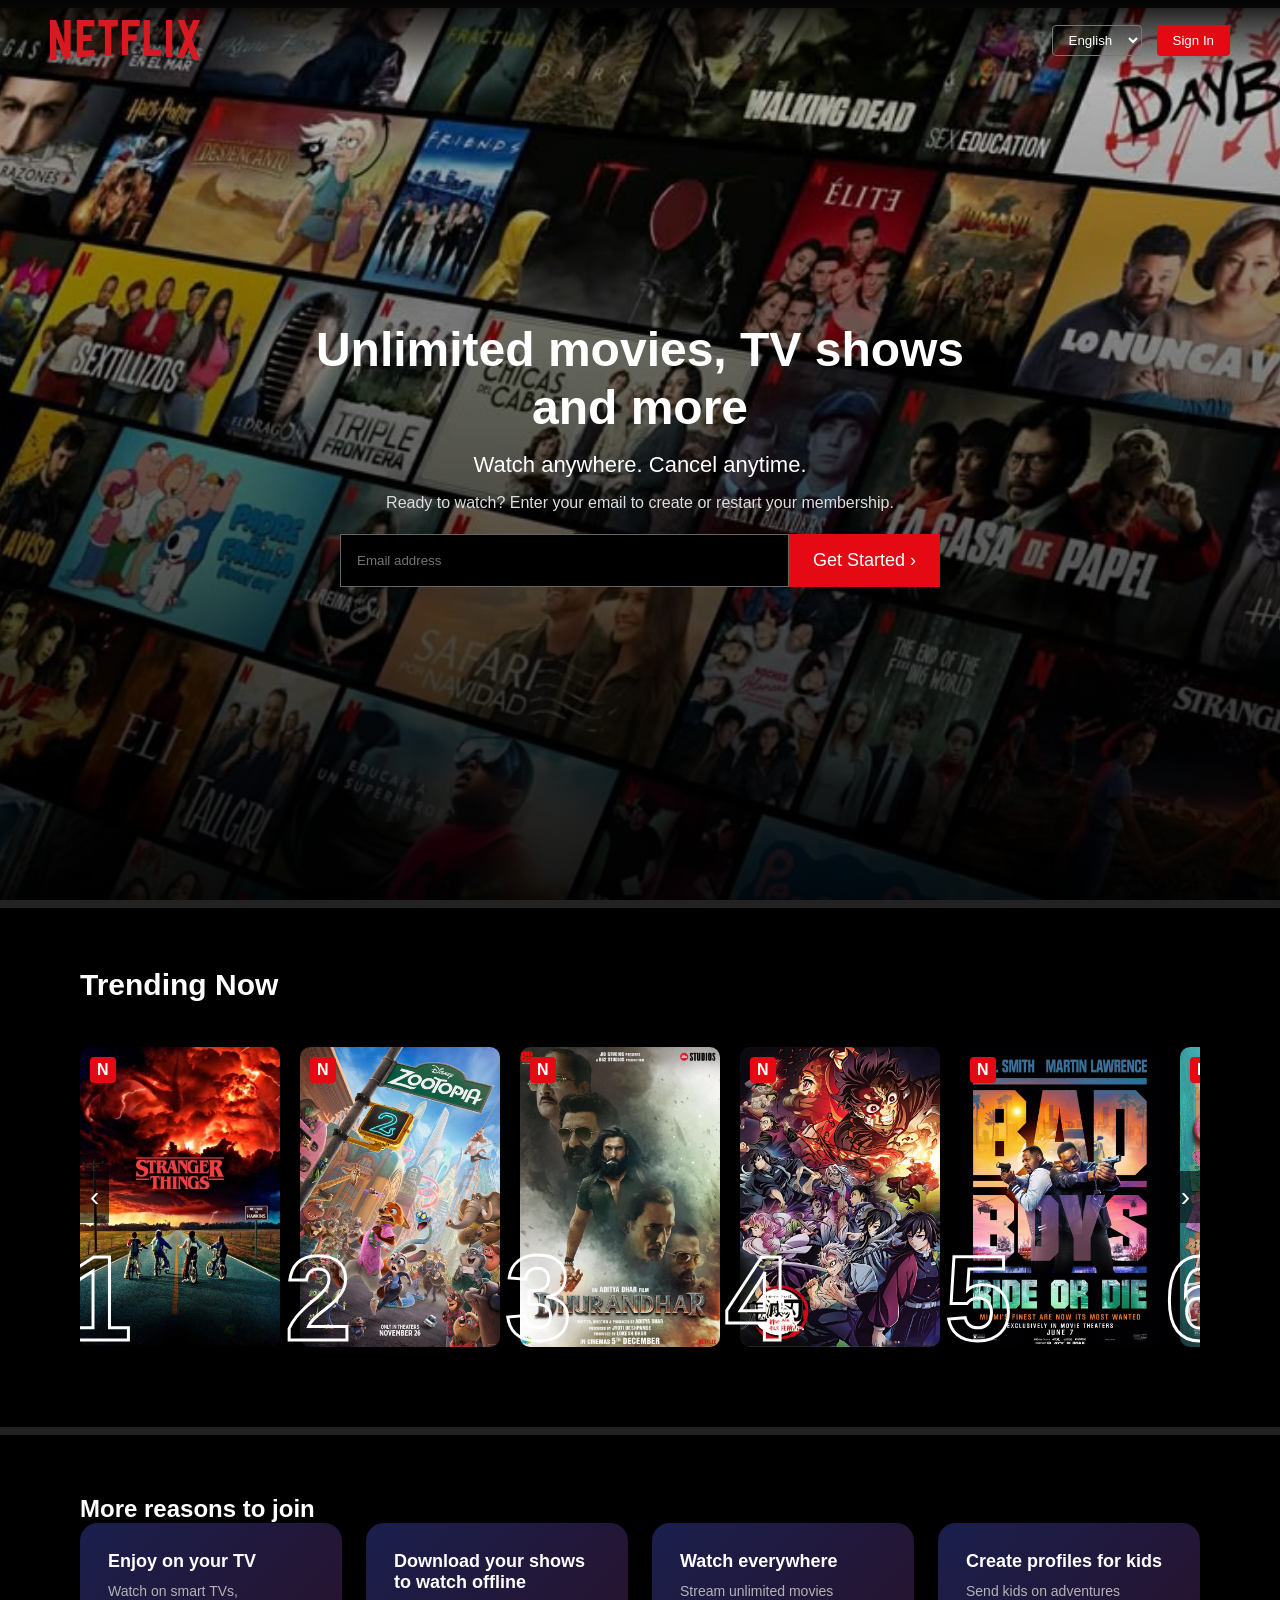
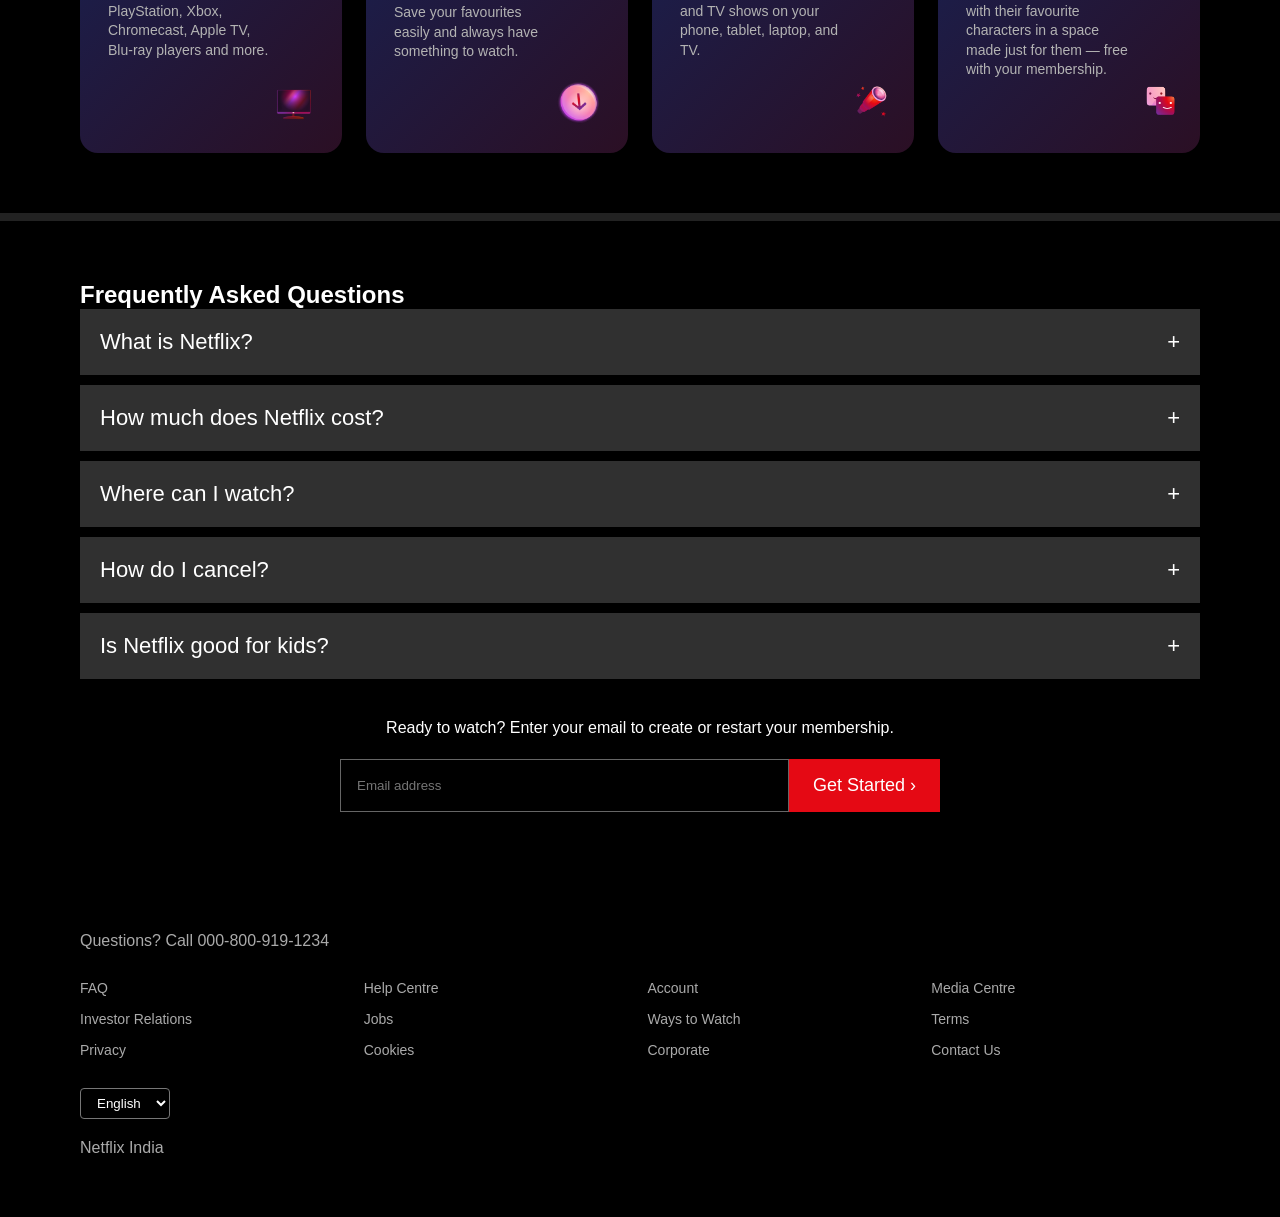
<file: index.html>
<!DOCTYPE html>
<html lang="en">
<head>
    <meta charset="UTF-8">
    <meta name="viewport" content="width=device-width, initial-scale=1.0">
    <title>Netflix India – Watch TV Shows Online</title>
<link rel="stylesheet" href="p1.css">
</head>

<body>
    
<section class="hero">
    <nav>
        <img src="n2.png" class="logo">
        <div class="nav-right">
            <select>
                <option>English</option>
                <option>हिन्दी</option>
            </select>
            <button class="signin">Sign In</button>
        </div>
    </nav>

    <div class="hero-text">
        <h1>Unlimited movies, TV shows and more</h1>
        <h2>Watch anywhere. Cancel anytime.</h2>
        <p>Ready to watch? Enter your email to create or restart your membership.</p>

        <div class="email-box">
            <input type="email" placeholder="Email address">
            <button>Get Started ›</button>
        </div>
    </div>
</section>

<!-- ================= TRENDING (UPGRADED) ================= -->
<section class="trending">
    <h2>Trending Now</h2>

    <div class="slider">
        <button class="scroll-btn left" onclick="scrollRow(this,-1)">‹</button>

        <div class="row">

            <div class="poster" data-trailer="https://www.youtube.com/embed/b9EkMc79ZSU">
                <span class="rank">1</span>
                <span class="netflix">N</span>
                <img src="stranger.jpg">
            </div>

            <div class="poster" data-trailer="https://www.youtube.com/embed/jYC1tLw8Zy8">
                <span class="rank">2</span>
                <span class="netflix">N</span>
                <img src="Zootopia2.jpg">
            </div>

            <div class="poster" data-trailer="https://www.youtube.com/embed/6ZfuNTqbHE8">
                <span class="rank">3</span>
                <span class="netflix">N</span>
                <img src="dhurandar.jpg">
            </div>

            <div class="poster" data-trailer="https://www.youtube.com/embed/ATJYac_dORw">
                <span class="rank">4</span>
                <span class="netflix">N</span>
                <img src="demon.jpg">
            </div>

            <div class="poster" data-trailer="https://www.youtube.com/embed/hRFY_Fesa9Q">
                <span class="rank">5</span>
                <span class="netflix">N</span>
                <img src="badboys.jpg">
            </div>

            <div class="poster" data-trailer="https://www.youtube.com/embed/TcMBFSGVi1c">
                <span class="rank">6</span>
                <span class="netflix">N</span>
                <img src="red.jpg">
            </div>

            <div class="poster" data-trailer="https://www.youtube.com/embed/6ZfuNTqbHE8">
                <span class="rank">7</span>
                <span class="netflix">N</span>
                <img src="saiyaara.jpg">
            </div>

            <div class="poster" data-trailer="https://www.youtube.com/embed/K0eDlFX9GMc">
                <span class="rank">8</span>
                <span class="netflix">N</span>
                <img src="3idiots.jpg">
            </div>

            <div class="poster" data-trailer="https://www.youtube.com/embed/CaimKeDcudo">
                <span class="rank">9</span>
                <span class="netflix">N</span>
                <img src="encanto.jpg">
            </div>

            <div class="poster" data-trailer="https://www.youtube.com/embed/5PSNL1qE6VY">
                <span class="rank">10</span>
                <span class="netflix">N</span>
                <img src="avatar.jpg">
            </div>

        </div>

        <button class="scroll-btn right" onclick="scrollRow(this,1)">›</button>
    </div>
</section>

<!-- ================= REASONS ================= -->
<section class="reasons">
    <h2>More reasons to join</h2>

    <div class="cards">

        <div class="card">
            <h3>Enjoy on your TV</h3>
            <p>Watch on smart TVs, PlayStation, Xbox, Chromecast, Apple TV, Blu-ray players and more.</p>
            <img src="icon1.png" alt="">
        </div>

        <div class="card">
            <h3>Download your shows to watch offline</h3>
            <p>Save your favourites easily and always have something to watch.</p>
            <img src="icon2.png" alt="">
        </div>

        <div class="card">
            <h3>Watch everywhere</h3>
            <p>Stream unlimited movies and TV shows on your phone, tablet, laptop, and TV.</p>
            <img src="icon3.png" alt="">
        </div>

        <div class="card">
            <h3>Create profiles for kids</h3>
            <p>Send kids on adventures with their favourite characters in a space made just for them — free with your membership.</p>
            <img src="icon4.png" alt="">
        </div>

    </div>
</section>
<!-- ================= FAQ ================= -->
<section class="faq">
    <h2>Frequently Asked Questions</h2>

    <details>
        <summary>What is Netflix?</summary>
        <p>Netflix is a streaming service offering movies and TV shows.</p>
    </details>

    <details>
        <summary>How much does Netflix cost?</summary>
        <p>Watch Netflix on all devices for a fixed monthly fee.</p>
    </details>

    <details>
        <summary>Where can I watch?</summary>
        <p>Watch anywhere, anytime on unlimited devices.</p>
    </details>

    <details>
        <summary>How do I cancel?</summary>
        <p>Cancel online anytime with no commitments.</p>
    </details>

    <details>
        <summary>Is Netflix good for kids?</summary>
        <p>Kids profiles provide family-friendly content.</p>
    </details>

    <p class="ready">Ready to watch? Enter your email to create or restart your membership.</p>

    <div class="email-box">
        <input type="email" placeholder="Email address">
        <button>Get Started ›</button>
    </div>
</section>

<!-- ================= FOOTER ================= -->
<footer>
    <p>Questions? Call 000-800-919-1234</p>

    <div class="footer-links">
        <a>FAQ</a><a>Help Centre</a><a>Account</a><a>Media Centre</a>
        <a>Investor Relations</a><a>Jobs</a><a>Ways to Watch</a><a>Terms</a>
        <a>Privacy</a><a>Cookies</a><a>Corporate</a><a>Contact Us</a>
    </div>

    <select>
        <option>English</option>
        <option>हिन्दी</option>
    </select>

    <p class="region">Netflix India</p>
</footer>

<!-- ================= JS ================= -->
 
<script>
function scrollRow(btn, direction) {
    const row = btn.parentElement.querySelector(".row");
    row.scrollBy({
        left: direction * 400,
        behavior: "smooth"
    });
}
</script>
<script src="script.js"></script>

</body>
</html>
</file>
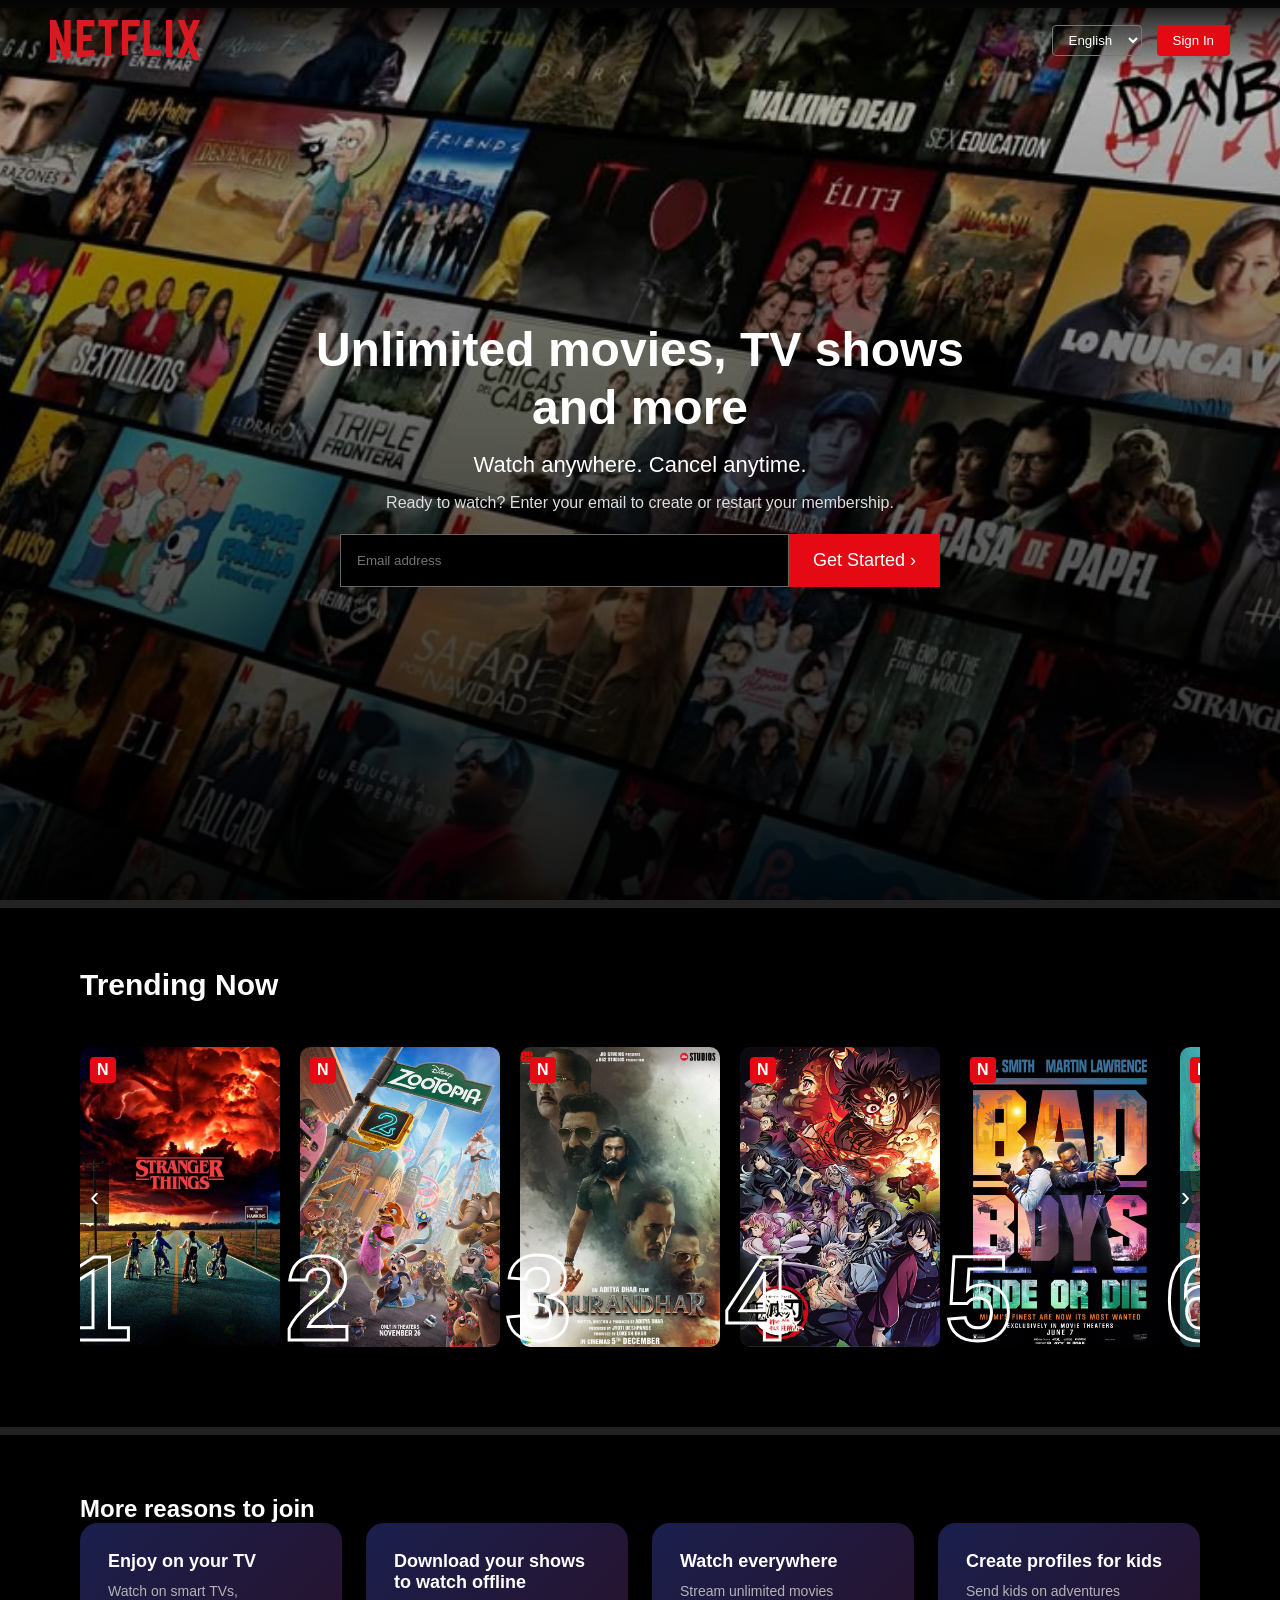
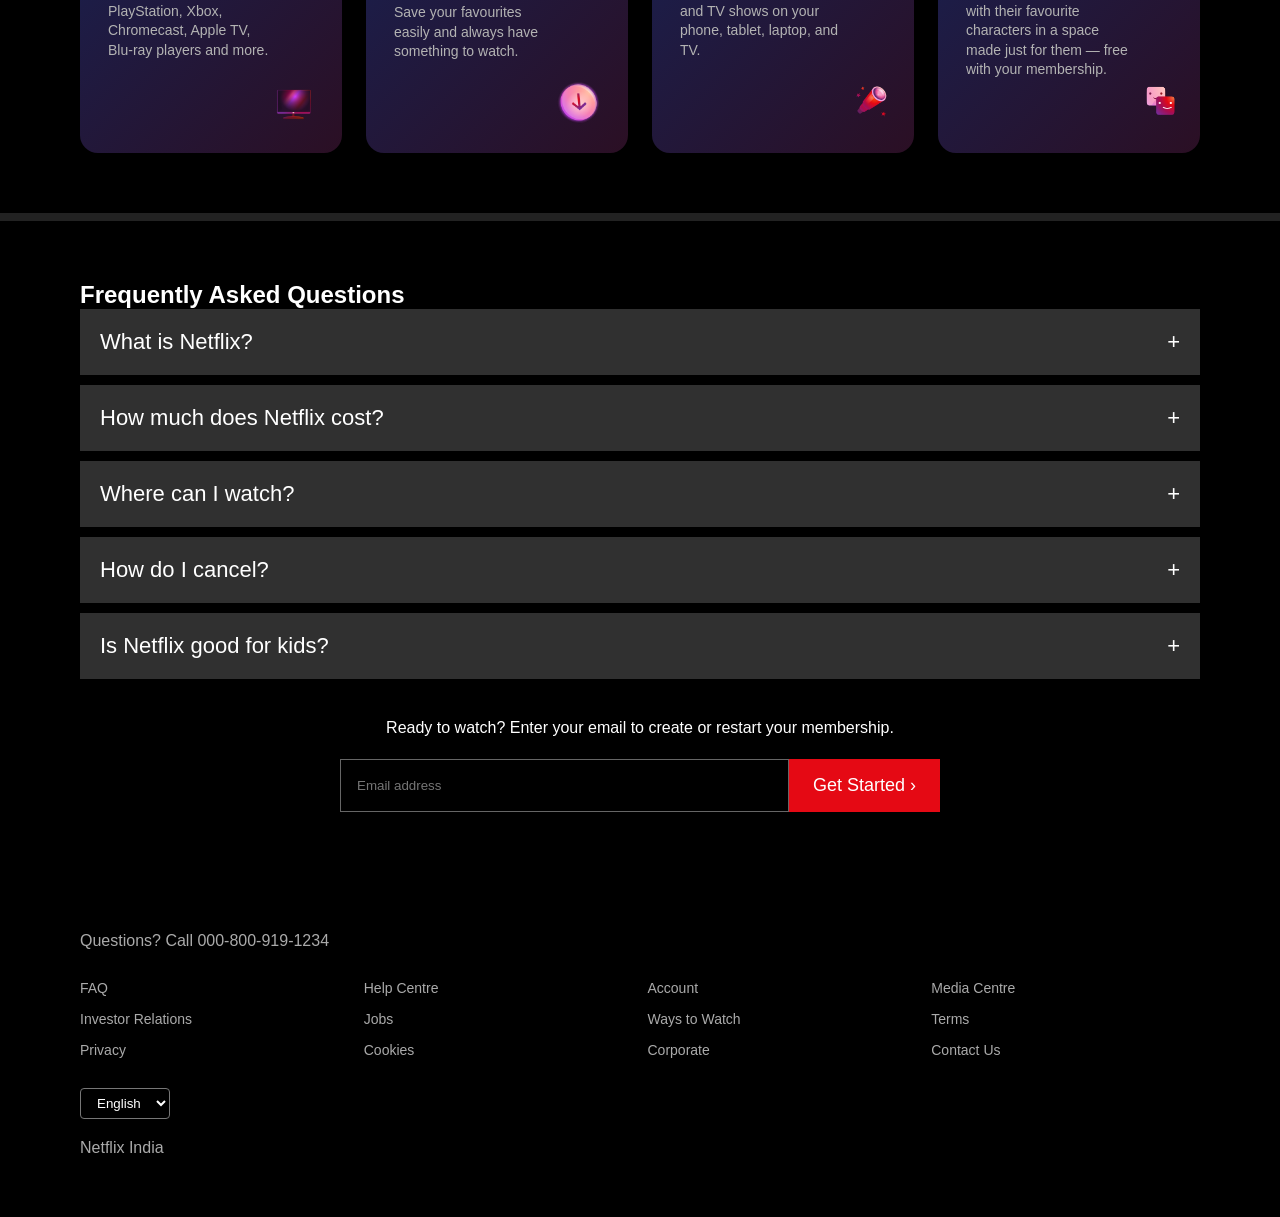
<file: netflix_1.html>
<!DOCTYPE html>
<html lang="en">
<head>
    <meta charset="UTF-8">
    <meta name="viewport" content="width=device-width, initial-scale=1.0">
    <title>Netflix India – Watch TV Shows Online</title>
<link rel="stylesheet" href="p1.css">
</head>

<body>
    
<section class="hero">
    <nav>
        <img src="n2.png" class="logo">
        <div class="nav-right">
            <select>
                <option>English</option>
                <option>हिन्दी</option>
            </select>
            <button class="signin">Sign In</button>
        </div>
    </nav>

    <div class="hero-text">
        <h1>Unlimited movies, TV shows and more</h1>
        <h2>Watch anywhere. Cancel anytime.</h2>
        <p>Ready to watch? Enter your email to create or restart your membership.</p>

        <div class="email-box">
            <input type="email" placeholder="Email address">
            <button>Get Started ›</button>
        </div>
    </div>
</section>

<!-- ================= TRENDING (UPGRADED) ================= -->
<section class="trending">
    <h2>Trending Now</h2>

    <div class="slider">
        <button class="scroll-btn left" onclick="scrollRow(this,-1)">‹</button>

        <div class="row">

            <div class="poster" data-trailer="https://www.youtube.com/embed/b9EkMc79ZSU">
                <span class="rank">1</span>
                <span class="netflix">N</span>
                <img src="stranger.jpg">
            </div>

            <div class="poster" data-trailer="https://www.youtube.com/embed/jYC1tLw8Zy8">
                <span class="rank">2</span>
                <span class="netflix">N</span>
                <img src="Zootopia2.jpg">
            </div>

            <div class="poster" data-trailer="https://www.youtube.com/embed/6ZfuNTqbHE8">
                <span class="rank">3</span>
                <span class="netflix">N</span>
                <img src="dhurandar.jpg">
            </div>

            <div class="poster" data-trailer="https://www.youtube.com/embed/ATJYac_dORw">
                <span class="rank">4</span>
                <span class="netflix">N</span>
                <img src="demon.jpg">
            </div>

            <div class="poster" data-trailer="https://www.youtube.com/embed/hRFY_Fesa9Q">
                <span class="rank">5</span>
                <span class="netflix">N</span>
                <img src="badboys.jpg">
            </div>

            <div class="poster" data-trailer="https://www.youtube.com/embed/TcMBFSGVi1c">
                <span class="rank">6</span>
                <span class="netflix">N</span>
                <img src="red.jpg">
            </div>

            <div class="poster" data-trailer="https://www.youtube.com/embed/6ZfuNTqbHE8">
                <span class="rank">7</span>
                <span class="netflix">N</span>
                <img src="saiyaara.jpg">
            </div>

            <div class="poster" data-trailer="https://www.youtube.com/embed/K0eDlFX9GMc">
                <span class="rank">8</span>
                <span class="netflix">N</span>
                <img src="3idiots.jpg">
            </div>

            <div class="poster" data-trailer="https://www.youtube.com/embed/CaimKeDcudo">
                <span class="rank">9</span>
                <span class="netflix">N</span>
                <img src="encanto.jpg">
            </div>

            <div class="poster" data-trailer="https://www.youtube.com/embed/5PSNL1qE6VY">
                <span class="rank">10</span>
                <span class="netflix">N</span>
                <img src="avatar.jpg">
            </div>

        </div>

        <button class="scroll-btn right" onclick="scrollRow(this,1)">›</button>
    </div>
</section>

<!-- ================= REASONS ================= -->
<section class="reasons">
    <h2>More reasons to join</h2>

    <div class="cards">

        <div class="card">
            <h3>Enjoy on your TV</h3>
            <p>Watch on smart TVs, PlayStation, Xbox, Chromecast, Apple TV, Blu-ray players and more.</p>
            <img src="icon1.png" alt="">
        </div>

        <div class="card">
            <h3>Download your shows to watch offline</h3>
            <p>Save your favourites easily and always have something to watch.</p>
            <img src="icon2.png" alt="">
        </div>

        <div class="card">
            <h3>Watch everywhere</h3>
            <p>Stream unlimited movies and TV shows on your phone, tablet, laptop, and TV.</p>
            <img src="icon3.png" alt="">
        </div>

        <div class="card">
            <h3>Create profiles for kids</h3>
            <p>Send kids on adventures with their favourite characters in a space made just for them — free with your membership.</p>
            <img src="icon4.png" alt="">
        </div>

    </div>
</section>
<!-- ================= FAQ ================= -->
<section class="faq">
    <h2>Frequently Asked Questions</h2>

    <details>
        <summary>What is Netflix?</summary>
        <p>Netflix is a streaming service offering movies and TV shows.</p>
    </details>

    <details>
        <summary>How much does Netflix cost?</summary>
        <p>Watch Netflix on all devices for a fixed monthly fee.</p>
    </details>

    <details>
        <summary>Where can I watch?</summary>
        <p>Watch anywhere, anytime on unlimited devices.</p>
    </details>

    <details>
        <summary>How do I cancel?</summary>
        <p>Cancel online anytime with no commitments.</p>
    </details>

    <details>
        <summary>Is Netflix good for kids?</summary>
        <p>Kids profiles provide family-friendly content.</p>
    </details>

    <p class="ready">Ready to watch? Enter your email to create or restart your membership.</p>

    <div class="email-box">
        <input type="email" placeholder="Email address">
        <button>Get Started ›</button>
    </div>
</section>

<!-- ================= FOOTER ================= -->
<footer>
    <p>Questions? Call 000-800-919-1234</p>

    <div class="footer-links">
        <a>FAQ</a><a>Help Centre</a><a>Account</a><a>Media Centre</a>
        <a>Investor Relations</a><a>Jobs</a><a>Ways to Watch</a><a>Terms</a>
        <a>Privacy</a><a>Cookies</a><a>Corporate</a><a>Contact Us</a>
    </div>

    <select>
        <option>English</option>
        <option>हिन्दी</option>
    </select>

    <p class="region">Netflix India</p>
</footer>

<!-- ================= JS ================= -->
 
<script>
function scrollRow(btn, direction) {
    const row = btn.parentElement.querySelector(".row");
    row.scrollBy({
        left: direction * 400,
        behavior: "smooth"
    });
}
</script>
<script src="script.js"></script>

</body>
</html>
</file>
<file: p1.css>
/* RESET */
* {
    margin: 0;
    padding: 0;
    box-sizing: border-box;
    font-family: Arial, sans-serif;
}

body {
    background: black;
    color: white;
    overflow-x: hidden;
}

/* HERO SECTION */
.hero {
    height: 100vh;
    background:
        linear-gradient(to top, rgba(0,0,0,0.9), transparent),
        url(bg.jpg) center/cover no-repeat;

    display: flex;
    justify-content: center;
    align-items: center;
    text-align: center;
    padding: 0 20px;
}

/* NAVBAR */
nav {
    position: fixed;
    top: 0;
    width: 100%;
    z-index: 100;
    display: flex;
    justify-content: space-between;
    align-items: center;
    padding: 20px 50px;
    background: linear-gradient(to bottom, rgba(0,0,0,0.9), transparent);
}

.logo {
    width: 150px;
}

.nav-right {
    display: flex;
    gap: 15px;
    align-items: center;
}

select {
    background: transparent;
    color: white;
    border: 1px solid #777;
    padding: 6px 12px;
    border-radius: 4px;
}

.signin {
    background: #e50914;
    border: none;
    color: white;
    padding: 8px 16px;
    border-radius: 4px;
    cursor: pointer;
    transition: 0.3s;
}

.signin:hover {
    background: #f40612;
}

/* HERO TEXT */
.hero-text {
    max-width: 700px;
    width: 100%;
}

.hero-text h1 {
    font-size: 48px;
    font-weight: 800;
    line-height: 1.2;
}

.hero-text h2 {
    margin: 16px 0;
    font-size: 22px;
    font-weight: 400;
}

.hero-text p {
    font-size: 16px;
    color: #ddd;
}

/* EMAIL BOX */
.email-box {
    display: flex;
    justify-content: center;
    align-items: stretch;
    margin-top: 22px;
    max-width: 600px;
    margin-left: auto;
    margin-right: auto;
}

.email-box input {
    flex: 1;
    padding: 16px;
    background: black;
    border: 1px solid #666;
    color: white;
    outline: none;
}

.email-box button {
    background: #e50914;
    border: none;
    padding: 16px 24px;
    color: white;
    font-size: 18px;
    cursor: pointer;
    transition: 0.3s;
    white-space: nowrap;
}

.email-box button:hover {
    background: #f40612;
}

/* SECTIONS */
section {
    border-top: 8px solid #222;
    padding: 60px 80px;
}

.trending h2 {
    font-size: 30px;
    margin-bottom: 25px;
}

/* MOVIE ROW */
.row {
    display: flex;
    gap: 20px;
    overflow-x: auto;
    padding: 20px 0;
    scroll-behavior: smooth;
    scroll-snap-type: x mandatory;
}

.row::-webkit-scrollbar {
    display: none;
}

/* POSTERS */
.poster {
    position: relative;
    min-width: 200px;
    height: 300px;
    transition: transform 0.3s ease;
    scroll-snap-align: start;
    cursor: pointer;
}

.poster img {
    width: 100%;
    height: 100%;
    object-fit: cover;
    border-radius: 10px;
    transition: 0.3s;
}

.poster:hover {
    transform: scale(1.15);
    z-index: 10;
}

/* RANK */
.rank {
    position: absolute;
    left: -15px;
    bottom: -20px;
    font-size: 120px;
    font-weight: 900;
    color: transparent;
    -webkit-text-stroke: 3px white;
    z-index: 5;
}

/* NETFLIX TAG */
.netflix {
    position: absolute;
    top: 10px;
    left: 10px;
    background: #e50914;
    padding: 4px 7px;
    font-weight: bold;
    border-radius: 4px;
}

/* SLIDER BUTTONS */
.slider {
    position: relative;
}

.scroll-btn {
    position: absolute;
    top: 50%;
    transform: translateY(-50%);
    background: rgba(0,0,0,0.6);
    border: none;
    color: white;
    font-size: 28px;
    padding: 10px;
    cursor: pointer;
    z-index: 20;
}

.left { left: 0; }
.right { right: 0; }

/* CARDS */
/* ===================== */
/* ✅ FIXED CARDS ONLY */
/* ===================== */

.cards {
    display: grid;
    grid-template-columns: repeat(4, 1fr);
    gap: 24px;
}

.card {
    position: relative; /* needed for icon */

    background: linear-gradient(135deg, #1a1f4d, #2b0f24);
    padding: 28px;
    border-radius: 18px;

    height: 230px; /* keeps all cards equal */

    display: flex;
    flex-direction: column;

    transition: transform 0.3s ease;
}

.card:hover {
    transform: translateY(-8px);
}

.card h3 {
    font-size: 18px;
    margin-bottom: 10px;
}

.card p {
    font-size: 14px;
    color: #b3b3b3;
    line-height: 1.4;

    max-width: 80%; /* prevents overlap with icon */
}

/* 🔥 ICON FIX */
.card img {
    position: absolute;
    bottom: 20px;
    right: 20px;

    width: 60px;
    height: auto;
}

/* FAQ */
.faq details {
    background: #303030;
    padding: 20px;
    margin-bottom: 10px;
    cursor: pointer;
}

summary {
    font-size: 22px;
    list-style: none;
}

summary::after {
    content: "+";
    float: right;
}

details[open] summary::after {
    content: "×";
}

details p {
    margin-top: 15px;
    color: #ddd;
}

/* READY */
.ready {
    text-align: center;
    margin: 40px 0 20px;
}

/* FOOTER */
footer {
    padding: 60px 80px;
    color: #aaa;
}

.footer-links {
    display: grid;
    grid-template-columns: repeat(4, 1fr);
    gap: 15px;
    margin: 30px 0;
}

.footer-links a {
    color: #aaa;
    text-decoration: none;
    font-size: 14px;
}

.footer-links a:hover {
    text-decoration: underline;
}

.region {
    margin-top: 20px;
}

/* ===================== */
/* 📱 RESPONSIVE */
/* ===================== */

@media (max-width: 1024px) {
    .cards {
        grid-template-columns: repeat(2, 1fr);
    }

    .hero-text h1 {
        font-size: 40px;
    }
}

@media (max-width: 768px) {
    nav {
        padding: 15px 20px;
    }

    .hero-text h1 {
        font-size: 30px;
    }

    .hero-text h2 {
        font-size: 18px;
    }

    .email-box {
        flex-direction: column;
    }

    .email-box input,
    .email-box button {
        width: 100%;
    }

    .email-box input {
        margin-bottom: 10px;
    }

    section {
        padding: 40px 20px;
    }

    .cards {
        grid-template-columns: 1fr;
    }

    .footer-links {
        grid-template-columns: repeat(2, 1fr);
    }

}
</file>
